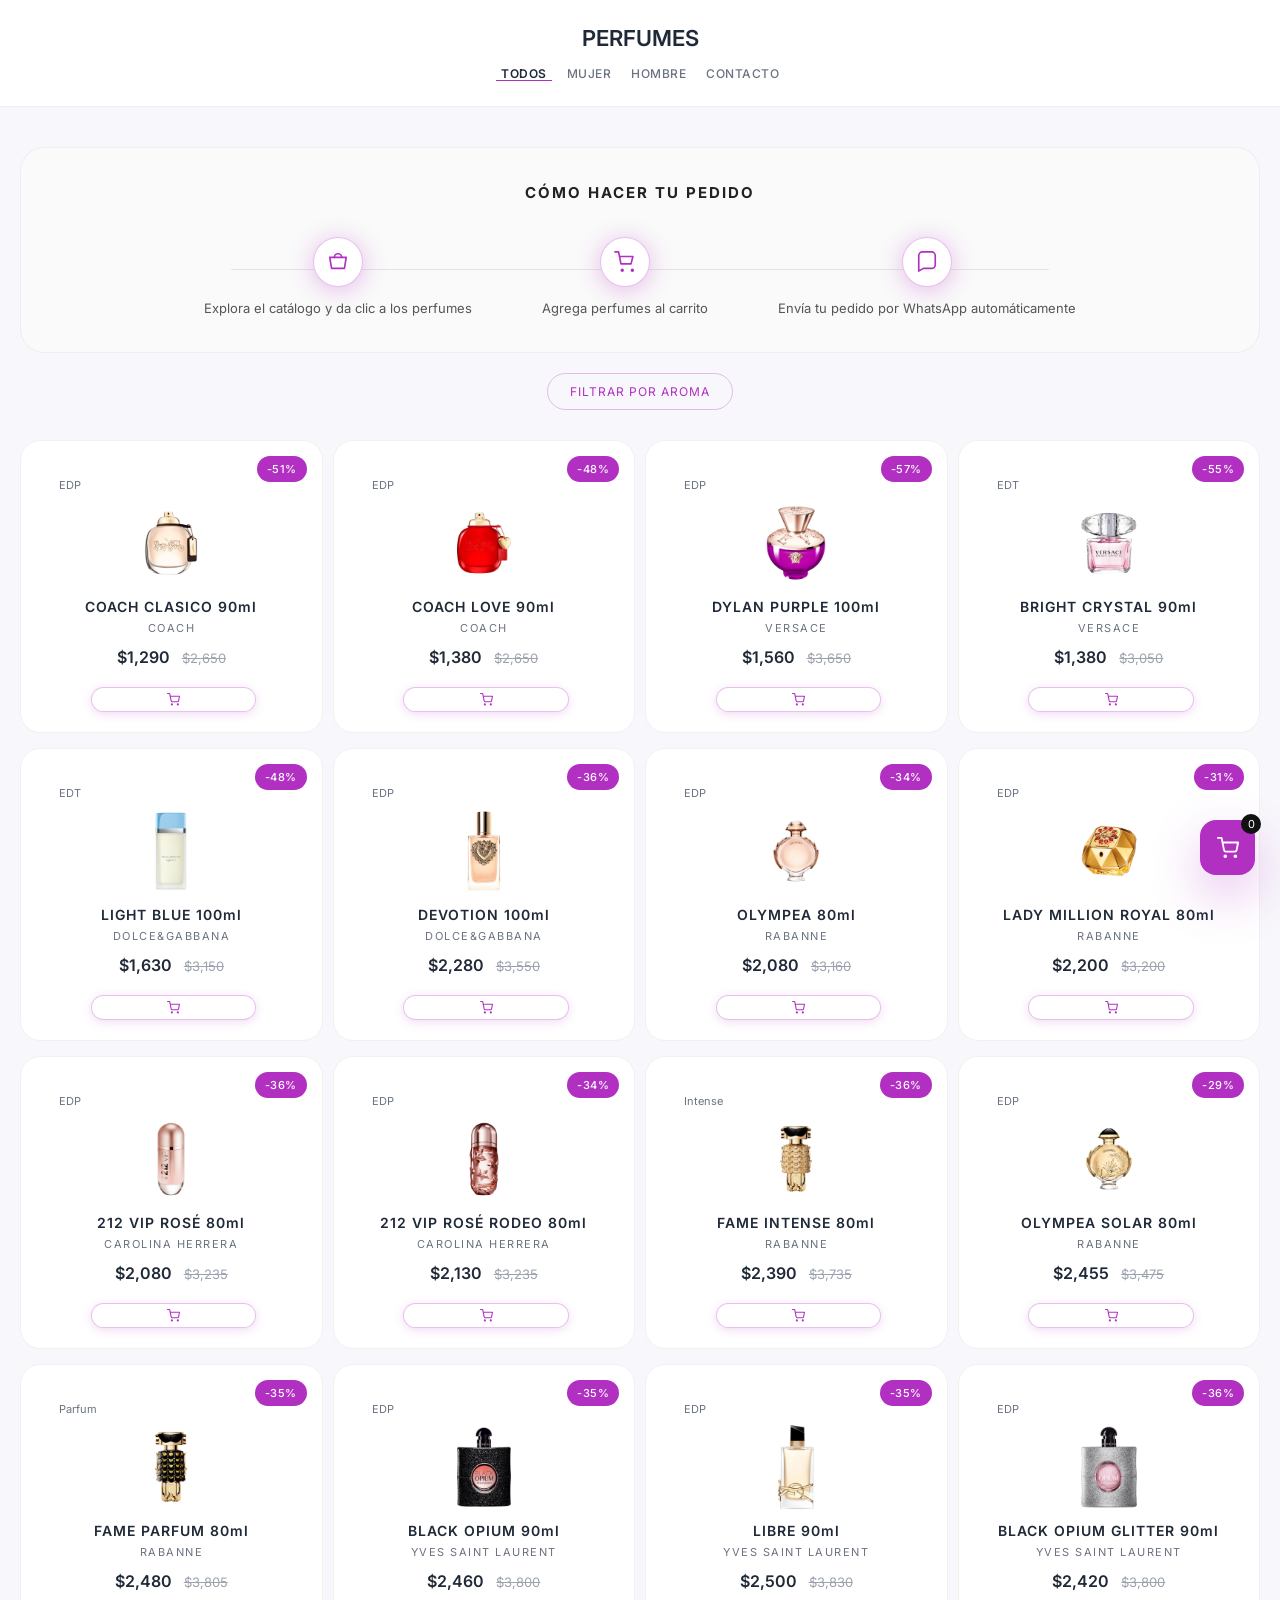
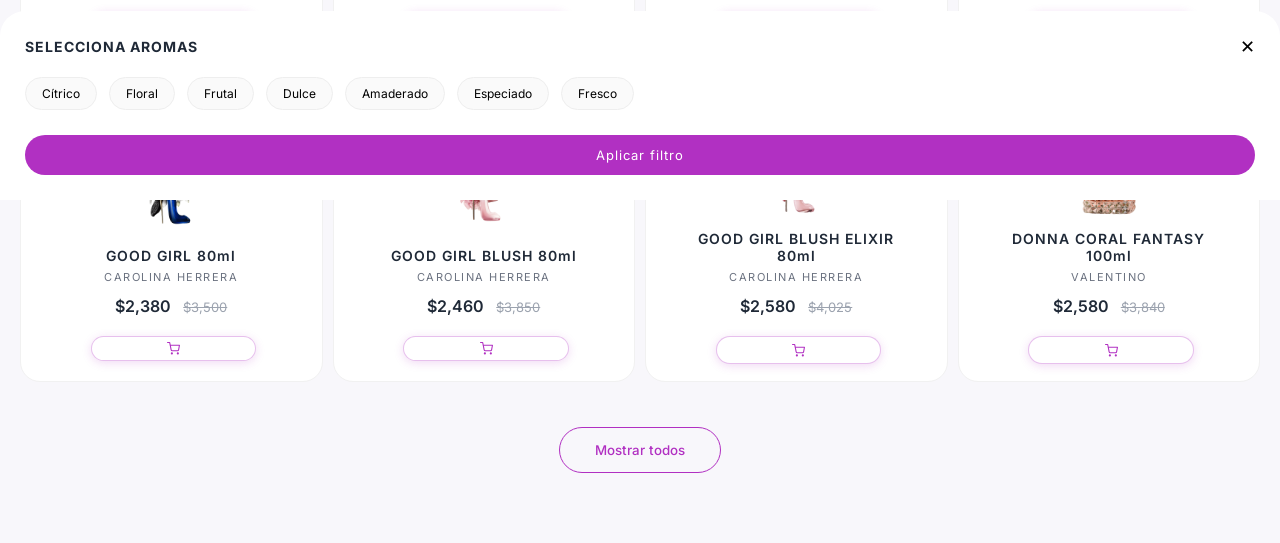
<file: index.html>
<!DOCTYPE html>
<html lang="es">
<head>
    <meta charset="UTF-8">
    <meta name="viewport" content="width=device-width, initial-scale=1.0">
    <title>Auréa</title>

    <link href="https://fonts.googleapis.com/css2?family=Playfair+Display:wght@500;600&family=Inter:wght@300;400;500&display=swap" rel="stylesheet">

    <!-- VERSION  -->
    <script src="js/version.js"></script>
    <script>
        function versioned(path) {
            return path + "?v=" + APP_VERSION;
        }
    </script>

    <!-- CSS VERSIONADOS -->
    <script>
        document.write('<link rel="stylesheet" href="' + versioned('css/base.css') + '">');
        document.write('<link rel="stylesheet" href="' + versioned('css/layout.css') + '">');
        document.write('<link rel="stylesheet" href="' + versioned('css/components.css') + '">');
        document.write('<link rel="stylesheet" href="' + versioned('css/catalogo.css') + '">');
        document.write('<link rel="stylesheet" href="' + versioned('css/detalle.css') + '">');
        document.write('<link rel="stylesheet" href="' + versioned('css/carrito.css') + '">');
        document.write('<link rel="stylesheet" href="' + versioned('css/admin.css') + '">');
    </script>

</head>
<body>

    <!-- NAVBAR -->
    <header class="navbar">
        <div class="logo">
            <a href="index.html" class="logo-link">PERFUMES</a>
        </div>

        <nav class="filters">
            <button class="filter-btn active" data-filter="all">Todos</button>
            <button class="filter-btn" data-filter="mujer">Mujer</button>
            <button class="filter-btn" data-filter="hombre">Hombre</button>
            <a href="como-funciona.html" class="filter-btn">Contacto</a>
        </nav>
    </header>
    
    <!-- CONTENIDO PRINCIPAL -->
    <main class="container">
        
        <div class="mini-info-block">
            <h3>Cómo hacer tu pedido</h3>
            <div class="mini-steps">
                <div class="mini-step">
                    <div class="mini-icon">
                        <svg viewBox="0 0 24 24" fill="none" stroke="currentColor"
                            stroke-width="1.8" stroke-linecap="round" stroke-linejoin="round">
                            <path d="M3 7h18l-2 12H5L3 7z"/>
                            <path d="M16 7a4 4 0 0 0-8 0"/>
                        </svg>
                    </div>
                    <p>Explora el catálogo y da clic a los perfumes</p>
                </div>

                <div class="mini-step">
                    <div class="mini-icon">
                        <svg viewBox="0 0 24 24" fill="none" stroke="currentColor"
                            stroke-width="1.8" stroke-linecap="round" stroke-linejoin="round">
                            <circle cx="9" cy="21" r="1"></circle>
                            <circle cx="20" cy="21" r="1"></circle>
                            <path d="M1 1h4l2.6 13h11l2-8H6"></path>
                        </svg>
                    </div>
                    <p>Agrega perfumes al carrito</p>
                </div>

                <div class="mini-step">
                    <div class="mini-icon">
                        <svg viewBox="0 0 24 24" fill="none" stroke="currentColor"
                            stroke-width="1.8" stroke-linecap="round" stroke-linejoin="round">
                            <path d="M21 15a4 4 0 0 1-4 4H8l-5 3V5a4 4 0 0 1 4-4h10a4 4 0 0 1 4 4z"/>
                        </svg>
                    </div>
                    <p>Envía tu pedido por WhatsApp automáticamente</p>
                </div>
                
            </div>
            <!--
            <div class="trust-social">
                <a href="https://instagram.com/jhon.htz" target="_blank" class="social-link">
                    <svg viewBox="0 0 24 24" fill="none" stroke="currentColor"
                        stroke-width="1.8" stroke-linecap="round" stroke-linejoin="round">
                        <rect x="2" y="2" width="20" height="20" rx="5"/>
                        <circle cx="12" cy="12" r="4"/>
                        <circle cx="18" cy="6" r="1"/>
                    </svg>
                    jhon.htz
                </a>
                
                <a href="https://facebook.com/perfumescam" target="_blank" class="social-link">
                    <svg viewBox="0 0 24 24" fill="none" stroke="currentColor"
                        stroke-width="1.8" stroke-linecap="round" stroke-linejoin="round">
                        <path d="M18 2h-3a5 5 0 0 0-5 5v3H7v4h3v8h4v-8h3l1-4h-4V7a1 1 0 0 1 1-1h3z"/>
                    </svg>
                    perfumescam
                
            </div> </a> -->
        </div>

        <!--
        <button class="filter-btn sort-btn" data-sort="random">Aleatorio</button>
        <button class="filter-btn sort-btn" data-sort="price-desc">Mayor precio</button>
        <button class="filter-btn sort-btn" data-sort="price-asc">Menor precio</button>
        -->

        <div class="aroma-filter-trigger">
            <button id="openAromaFilter" class="aroma-btn">
                Filtrar por aroma
            </button>
        </div>

        <!-- PANEL DESLIZANTE -->
        <div id="aromaOverlay" class="aroma-overlay"></div>

        <div id="aromaPanel" class="aroma-panel">

            <div class="aroma-header">
                <h3>Selecciona aromas</h3>
                <button id="closeAromaFilter">✕</button>
            </div>

            <div class="aroma-options">
                <button class="aroma-chip" data-aroma="citricos">Cítrico</button>
                <button class="aroma-chip" data-aroma="florales">Floral</button>
                <button class="aroma-chip" data-aroma="frutales">Frutal</button>
                <button class="aroma-chip" data-aroma="dulces">Dulce</button>
                <button class="aroma-chip" data-aroma="maderas">Amaderado</button>
                <button class="aroma-chip" data-aroma="especias">Especiado</button>
                <button class="aroma-chip" data-aroma="natural_sintetico">Fresco</button>
            </div>

            <button id="applyAromaFilter" class="apply-aroma-btn">
                Aplicar filtro
            </button>

        </div>

        <section class="perfume-grid" id="perfumeGrid">
             
            <!-- Card ejemplo (luego se generarán dinámicamente) -->
            <a href="perfume.html?id=1" class="perfume-card" data-genero="mujer">
                
                

                <div class="perfume-info">
                    <h3 class="perfume-name"></h3>

                    <div class="price-container">
                        <span class="final-price"></span>
                        <span class="original-price"></span>
                    </div>
                </div>
            </a>
        </section>

    </main>

    <button id="adminToggle" class="admin-toggle">+</button>

    <div id="adminModal" class="admin-modal">
        <div class="admin-modal-content">
            <span class="close-admin">&times;</span>
            <h4>AGREGAR PERFUME</h4>

            <form id="adminForm">

            <!-- ===== BLOQUE CAMPOS PRINCIPALES ===== -->
            <div class="admin-top-grid">

                <input type="text" id="adminMarca" placeholder="Marca" required>

                <input type="text" id="adminNombre" placeholder="Nombre del perfume" required>

                <select id="adminSubtitulo">
                    <option value="">Sin subtítulo</option>
                    <option value="EDT">Eau de Toilette</option>
                    <option value="EDP">Eau de Parfum</option>
                    <option value="Parfum">Parfum</option>
                    <option value="Intense">Intense</option>
                </select>

                <div class="admin-image-field">
                    <label>Imagen del perfume</label>

                    <button type="button" id="openImageSelector" class="image-select-btn">
                        Seleccionar imagen
                    </button>

                    <div id="selectedImagePreview" class="selected-image-preview"></div>

                    <input type="hidden" id="adminImagen" required>
                </div>

                <div id="imageSelectorModal" class="image-selector-modal">
                    <div class="image-selector-content">
                        <span class="close-image-selector">&times;</span>
                        <h4>Seleccionar Imagen</h4>
                        <div id="adminImageGrid" class="admin-image-grid"></div>
                    </div>
                </div>



                <select id="adminGenero" required>
                    <option value="mujer">Mujer</option>
                    <option value="hombre">Hombre</option>
                    <option value="unisex">Unisex</option>
                </select>
                <select id="adminDisponible">
                    <option value="true">Disponible</option>
                    <option value="false">No disponible</option>
                </select>

                <input type="number" id="adminPrecioOriginal" placeholder="Precio original" required>

                <input type="number" id="adminPrecioFinal" placeholder="Precio descuento" required>

                <input type="text" id="adminDescuento" placeholder="% descuento" readonly>

            </div>


            <!-- ===== BLOQUE NOTAS ===== -->
            <div class="admin-notas-block">

                <div class="notas-admin-section">
                    <h3>Notas de Salida</h3>
                    <div class="tag-container" data-tipo="salida"></div>
                    <input type="text" class="tag-input" data-tipo="salida" placeholder="Buscar nota...">
                    <div class="tag-dropdown" data-tipo="salida"></div>
                </div>

                <div class="notas-admin-section">
                    <h3>Notas de Corazón</h3>
                    <div class="tag-container" data-tipo="corazon"></div>
                    <input type="text" class="tag-input" data-tipo="corazon" placeholder="Buscar nota...">
                    <div class="tag-dropdown" data-tipo="corazon"></div>
                </div>

                <div class="notas-admin-section">
                    <h3>Notas de Fondo</h3>
                    <div class="tag-container" data-tipo="fondo"></div>
                    <input type="text" class="tag-input" data-tipo="fondo" placeholder="Buscar nota...">
                    <div class="tag-dropdown" data-tipo="fondo"></div>
                </div>

            </div>


            <!-- ===== BLOQUE USO ===== -->
            <div class="uso-admin-section">
                <h4>Cuándo usarlo</h4>
                <div class="uso-admin-grid" id="usoAdminGrid"></div>
            </div>

            <div class="botones-guardar"> 
                <button type="button" id="exportPerfumesBtn" class="export-btn">
                    descargar lista perfumes
                </button>

                <button type="submit">Guardar</button>
            </div>
            


        </form>

        </div>
    </div>

    <button id="scrollTopBtn" class="scroll-top">
        <svg viewBox="0 0 24 24" fill="none" stroke="currentColor"
            stroke-width="2" stroke-linecap="round" stroke-linejoin="round">
            <polyline points="18 15 12 9 6 15"></polyline>
        </svg>
    </button>

    <div id="welcomeTooltip" class="welcome-tooltip-mini">
        <div class="tooltip-bubble">
            👋 Toca el perfume para ver detalles
            <button id="closeTooltip">X</button>
        </div>
    </div>

   <!-- JS VERSIONADOS -->
    <script>
        document.write('<script src="' + versioned('data/iconsUso.js') + '"><\/script>');
        document.write('<script src="' + versioned('data/notas.js') + '"><\/script>');
        document.write('<script src="' + versioned('data/imagenes.js') + '"><\/script>');
        document.write('<script src="' + versioned('data/perfumes.js') + '"><\/script>');
        document.write('<script src="' + versioned('js/core.js') + '"><\/script>');
        document.write('<script src="' + versioned('js/catalogo.js') + '"><\/script>');
        document.write('<script src="' + versioned('js/admin.js') + '"><\/script>');
        document.write('<script src="' + versioned('js/cart.js') + '"><\/script>');
        document.write('<script src="' + versioned('script.js') + '"><\/script>');
    </script>

    <!-- CARRITO FLOTANTE -->

    <a href="carrito.html" class="cart-floating">
        <svg viewBox="0 0 24 24" fill="none" stroke="currentColor"
            stroke-width="2" stroke-linecap="round" stroke-linejoin="round">
            <circle cx="9" cy="21" r="1"></circle>
            <circle cx="20" cy="21" r="1"></circle>
            <path d="M1 1h4l2.68 13.39a2 2 0 0 0 
                    2 1.61h9.72a2 2 0 0 0 
                    2-1.61L23 6H6"></path>
        </svg>
        <span id="cartCount" class="cart-count">0</span>
    </a>

</body>
</html>
</file>
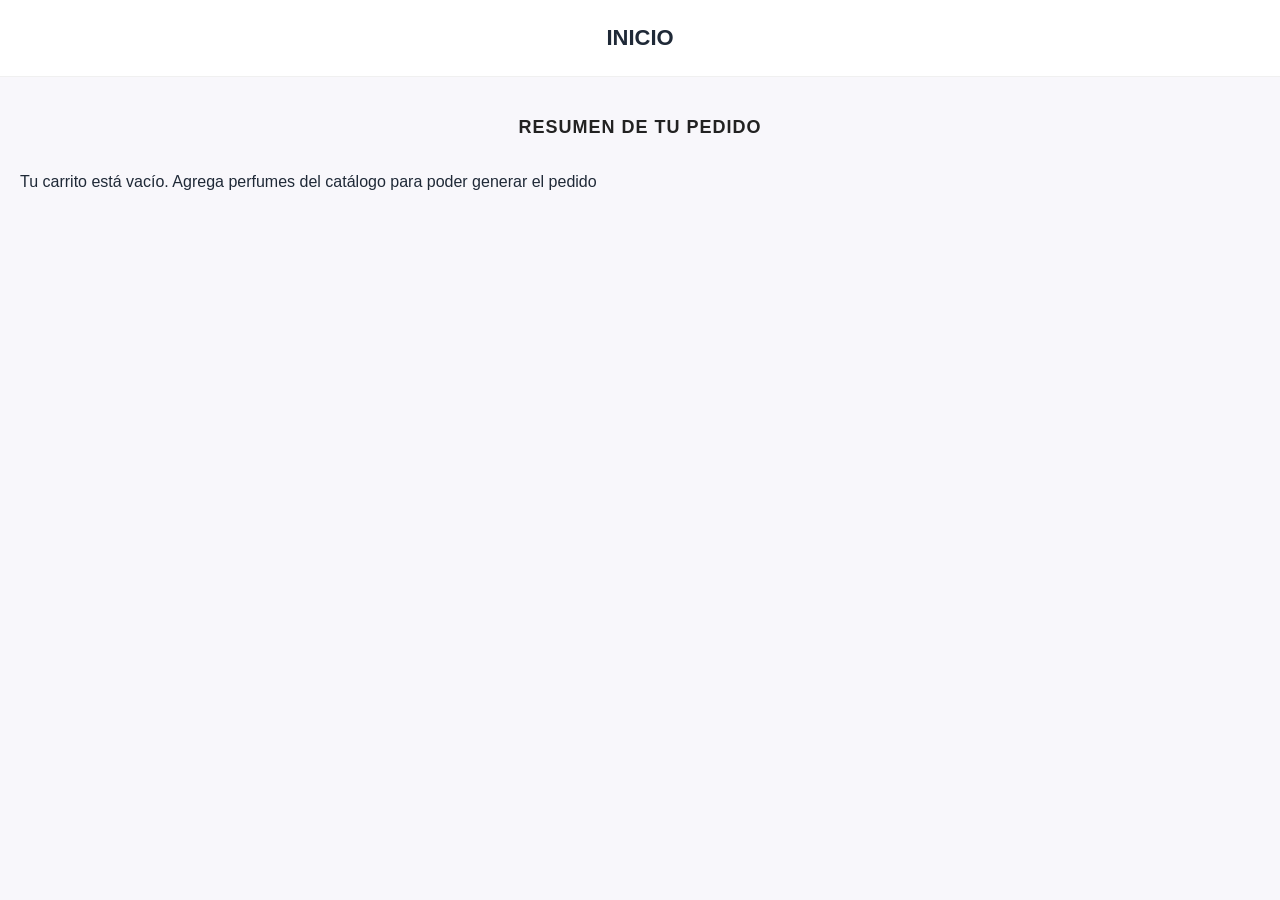
<file: carrito.html>
<!DOCTYPE html>
<html lang="es">
<head>
    <meta charset="UTF-8">
    <title>Carrito | Auréa</title>
    <meta name="viewport" content="width=device-width, initial-scale=1.0">

    <script src="js/version.js"></script>
    <script>
        function versioned(path) {
            return path + "?v=" + APP_VERSION;
        }
    </script>

    <script>
        document.write('<link rel="stylesheet" href="' + versioned('css/base.css') + '">');
        document.write('<link rel="stylesheet" href="' + versioned('css/layout.css') + '">');
        document.write('<link rel="stylesheet" href="' + versioned('css/components.css') + '">');
        document.write('<link rel="stylesheet" href="' + versioned('css/catalogo.css') + '">');
        document.write('<link rel="stylesheet" href="' + versioned('css/detalle.css') + '">');
        document.write('<link rel="stylesheet" href="' + versioned('css/carrito.css') + '">');
        document.write('<link rel="stylesheet" href="' + versioned('css/admin.css') + '">');
    </script>

</head>
<body>

<header class="navbar">
    <div class="logo">
        <h1 onclick="window.location.href='index.html'">INICIO</h1>
    </div>
</header>

<main class="container">

    <h2 class="cart-title">Resumen de tu pedido</h2>

    <div id="cartContainer"></div>

</main>


<script src="data/iconsUso.js"></script>
<script src="data/notas.js"></script>
<script src="data/imagenes.js"></script>
<script>
    document.write(
        '<script src="data/perfumes.js?v=' + Date.now() + '"><\/script>'
    );
</script>

<script>
    document.write('<script src="' + versioned('data/iconsUso.js') + '"><\/script>');
    document.write('<script src="' + versioned('data/notas.js') + '"><\/script>');
    document.write('<script src="' + versioned('data/imagenes.js') + '"><\/script>');
    document.write('<script src="' + versioned('data/perfumes.js') + '"><\/script>');
    document.write('<script src="' + versioned('js/core.js') + '"><\/script>');
    document.write('<script src="' + versioned('js/catalogo.js') + '"><\/script>');
    document.write('<script src="' + versioned('js/detalle.js') + '"><\/script>');
    document.write('<script src="' + versioned('js/admin.js') + '"><\/script>');
    document.write('<script src="' + versioned('js/cart.js') + '"><\/script>');
    document.write('<script src="' + versioned('script.js') + '"><\/script>');
</script>

</body>
</html>
</file>
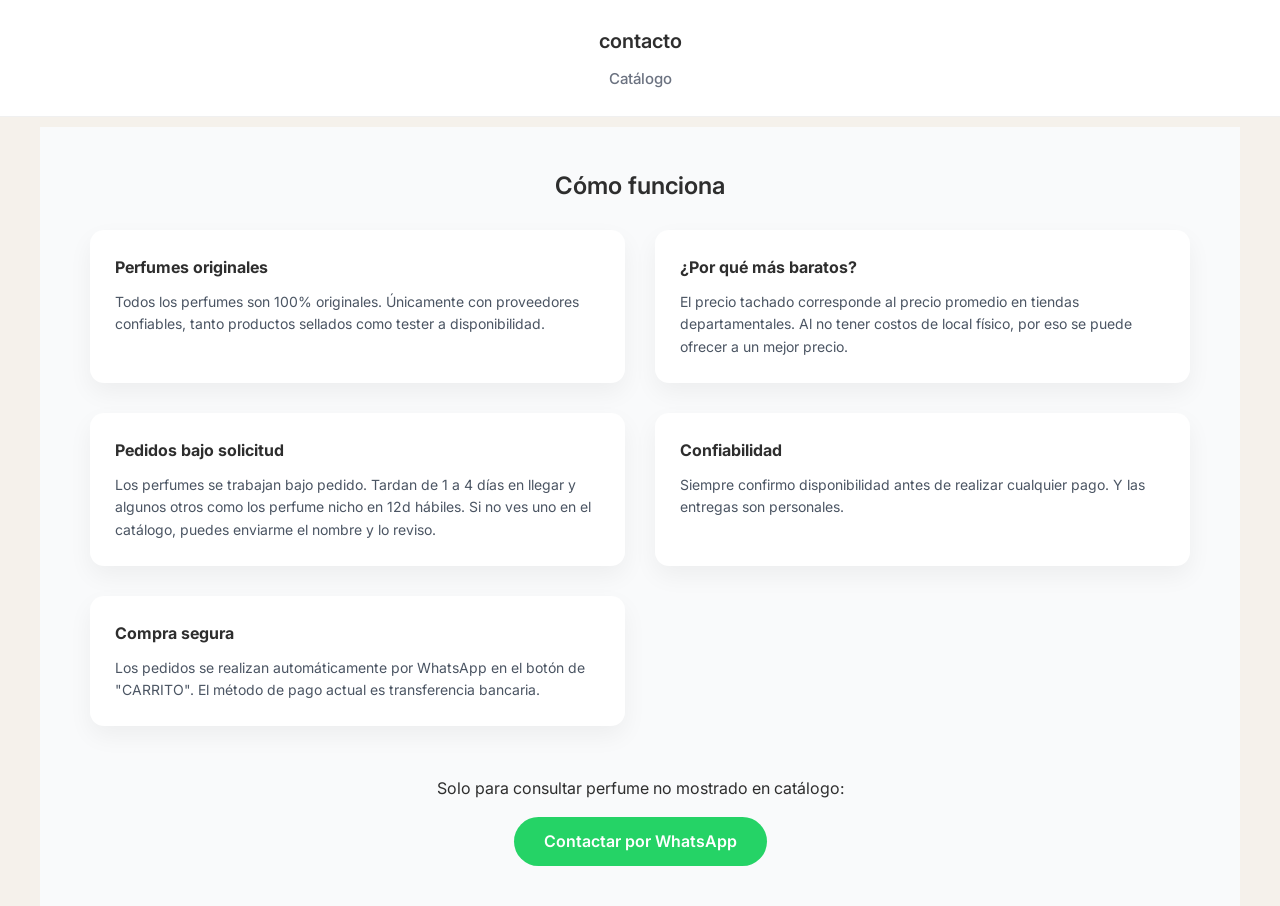
<file: como-funciona.html>
<!DOCTYPE html>
<html lang="es">
<head>
    <meta charset="UTF-8">
    <title>Cómo funciona | Auréa</title>
    <meta name="viewport" content="width=device-width, initial-scale=1.0">

    <link href="https://fonts.googleapis.com/css2?family=Playfair+Display:wght@500;600&family=Inter:wght@300;400;500&display=swap" rel="stylesheet">
    <link rel="stylesheet" href="style.css">
</head>
<body>

<header class="navbar">
    <div class="logo">
        <a href="index.html" class="logo-link">contacto</a>
    </div>

    <nav class="filters">
    <a href="index.html" class="filter-btn">Catálogo</a>
</nav>

</header>

<main class="container">
    <section class="info-section" id="como-funciona">

    <div class="info-container">

        <h2>Cómo funciona</h2>

        <div class="info-grid">

            <div class="info-card">
                <h3>Perfumes originales</h3>
                <p>
                    Todos los perfumes son 100% originales. Únicamente con 
                    proveedores confiables, tanto productos sellados como tester a disponibilidad.
                </p>
            </div>

            <div class="info-card">
                <h3>¿Por qué más baratos?</h3>
                <p>
                    El precio tachado corresponde al precio promedio en tiendas 
                    departamentales. Al no tener costos de local físico, por eso se puede ofrecer a un mejor precio.
                </p>
            </div>

            <div class="info-card">
                <h3>Pedidos bajo solicitud</h3>
                <p>
                    Los perfumes se trabajan bajo pedido. Tardan de 1 a 4 días en llegar y algunos otros como los perfume nicho en 12d hábiles.  
                    Si no ves uno en el catálogo, puedes enviarme el nombre y lo reviso.
                </p>
            </div>

            <div class="info-card">
                <h3>Confiabilidad</h3>
                <p>
                    Siempre confirmo disponibilidad antes de realizar cualquier pago. Y las entregas son personales.
                </p>
            </div>

            <div class="info-card">
                <h3>Compra segura</h3>
                <p>
                    Los pedidos se realizan automáticamente por WhatsApp en el botón de "CARRITO". El método de pago actual es
                    transferencia bancaria.
                </p>
            </div>

        </div>

        <div class="info-cta">
            <p>Solo para consultar perfume no mostrado en catálogo:</p>
            <a href="https://wa.me/529811855240?text=Hola,%20vi%20tu%20catálogo%20de%20perfumes%20y%20quiero%20más%20información"
                target="_blank">
                Contactar por WhatsApp
            </a>
        </div>

    </div>

    </section>
</main>

</body>
</html>
</file>
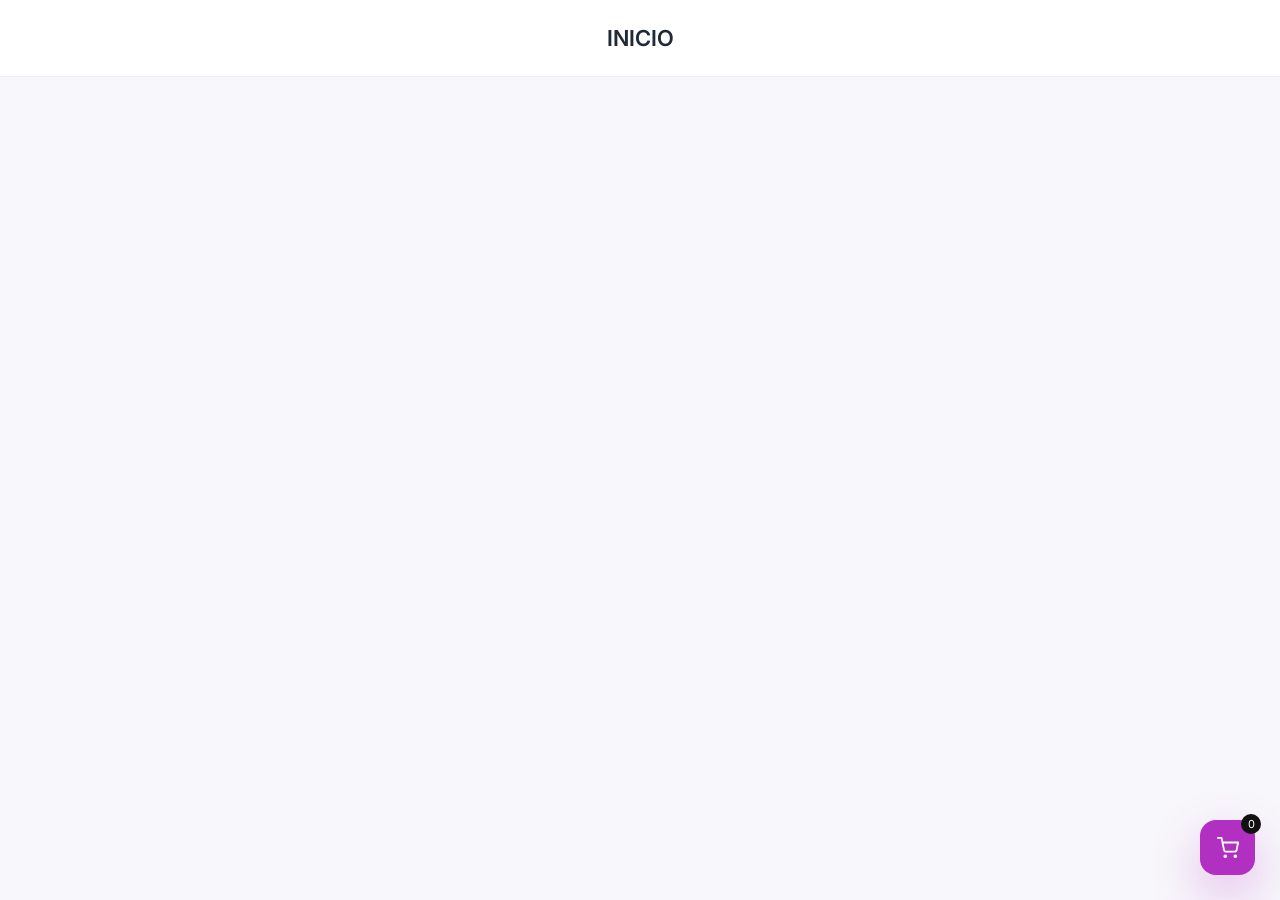
<file: perfume.html>
<!DOCTYPE html>
<html lang="es">
<head>
    <meta charset="UTF-8">
    <meta name="viewport" content="width=device-width, initial-scale=1.0">
    <title>Detalle del Perfume</title>

    <link href="https://fonts.googleapis.com/css2?family=Playfair+Display:wght@500;600&family=Inter:wght@300;400;500&display=swap" rel="stylesheet">
   
    <script src="js/version.js"></script>
    <script>
        function versioned(path) {
            return path + "?v=" + APP_VERSION;
        }
    </script>

    <script>
        document.write('<link rel="stylesheet" href="' + versioned('css/base.css') + '">');
        document.write('<link rel="stylesheet" href="' + versioned('css/layout.css') + '">');
        document.write('<link rel="stylesheet" href="' + versioned('css/components.css') + '">');
        document.write('<link rel="stylesheet" href="' + versioned('css/catalogo.css') + '">');
        document.write('<link rel="stylesheet" href="' + versioned('css/detalle.css') + '">');
        document.write('<link rel="stylesheet" href="' + versioned('css/carrito.css') + '">');
        document.write('<link rel="stylesheet" href="' + versioned('css/admin.css') + '">');
    </script>

    <meta http-equiv="Cache-Control" content="no-cache, no-store, must-revalidate">
    <meta http-equiv="Pragma" content="no-cache">
    <meta http-equiv="Expires" content="0">
</head>

<body>

    <!-- NAVBAR SIMPLE -->
    <header class="navbar">
        <div class="logo">
            <a href="index.html" class="logo-link">INICIO</a>
        </div>
    </header>

    <main class="container">
        <section class="perfume-detail" id="perfumeDetail">
            <!-- Se renderiza dinámicamente -->
        </section>
        
    </main>
    <button id="scrollTopBtn" class="scroll-top">
        <svg viewBox="0 0 24 24" fill="none" stroke="currentColor"
            stroke-width="2" stroke-linecap="round" stroke-linejoin="round">
            <polyline points="18 15 12 9 6 15"></polyline>
        </svg>
    </button>

    <a href="carrito.html" class="cart-floating">
        <svg viewBox="0 0 24 24" fill="none" stroke="currentColor"
            stroke-width="2" stroke-linecap="round" stroke-linejoin="round">
            <circle cx="9" cy="21" r="1"></circle>
            <circle cx="20" cy="21" r="1"></circle>
            <path d="M1 1h4l2.68 13.39a2 2 0 0 0 
                    2 1.61h9.72a2 2 0 0 0 
                    2-1.61L23 6H6"></path>
        </svg>
        <span id="cartCount" class="cart-count">0</span>
    </a>


    <script>
        document.write('<script src="' + versioned('data/iconsUso.js') + '"><\/script>');
        document.write('<script src="' + versioned('data/notas.js') + '"><\/script>');
        document.write('<script src="' + versioned('data/imagenes.js') + '"><\/script>');
        document.write('<script src="' + versioned('data/perfumes.js') + '"><\/script>');
        document.write('<script src="' + versioned('js/core.js') + '"><\/script>');
        document.write('<script src="' + versioned('js/catalogo.js') + '"><\/script>');
        document.write('<script src="' + versioned('js/detalle.js') + '"><\/script>');
        document.write('<script src="' + versioned('js/admin.js') + '"><\/script>');
        document.write('<script src="' + versioned('js/cart.js') + '"><\/script>');
        document.write('<script src="' + versioned('script.js') + '"><\/script>');
    </script>

</body>
</html>
</file>
<file: style.css>
/* ===== RESET BÁSICO ===== */
* {
    margin: 0;
    padding: 0;
    box-sizing: border-box;
}

body {
    font-family: 'Inter', sans-serif;
    background-color: #F5F1EB;
    color: #2E2E2E;
    line-height: 1.6;
}

/* ===== NAVBAR ===== */
.navbar {
    background: white;
    padding: 25px 0;
    text-align: center;
    border-bottom: 1px solid #f0f0f0;
    position: sticky;
    top: 0;
    z-index: 1000;
}


.logo h1 {
    font-family: 'Inter', sans-serif;
    font-weight: 600;
    font-size: 28px;
    letter-spacing: 1px;
    margin-bottom: 15px;
}
.nav-link-special {
    padding: 8px 16px;
    border-radius: 20px;
    background: #F3E8FF;
    color: #6D28D9;
    font-weight: 500;
    transition: 0.3s ease;
}

.nav-link-special:hover {
    background: #8B5CF6;
    color: white;
}

#mostrarMasBtn {
    display: block;
    margin: 40px auto;
    padding: 12px 30px;
    border-radius: 30px;
    background: #111827;
    color: white;
    border: none;
    cursor: pointer;
    transition: 0.3s ease;
}

#mostrarMasBtn:hover {
    background: #374151;
}

#scrollTopBtn {
    position: fixed;
    bottom: 30px;
    left: 30px;
    width: 52px;
    height: 52px;
    border-radius: 50%;
    color: white;
    border: none;
    display: flex;
    align-items: center;
    justify-content: center;
    cursor: pointer;
    visibility: hidden;
    transform: translateY(20px);
    transition: all 0.4s ease;
    
    background: #b130c2c5;
    opacity: 0;
    box-shadow: 0 5px 25px #b130c2c5;
    z-index: 999;
}

#scrollTopBtn.show {
    opacity: 1;
    visibility: visible;
    transform: translateY(0);
}

#scrollTopBtn:hover {
    transform: scale(1.08);
    box-shadow: 0 15px 35px rgba(198,167,94,0.45);
}
.logo-link {
    text-decoration: none;
    color: inherit;
    font-family: 'Inter',sans-serif;
    font-weight: 600;
    font-size: 20px;
}

.logo-link:hover {
    opacity: 0.8;
}
/* ===== TOOLTIP MINI SOBRE CARD ===== */

.welcome-tooltip-mini {
    position: absolute;
    z-index: 2200;
    opacity: 0;
    pointer-events: none;
    transition: 0.3s ease;
}

.welcome-tooltip-mini.show {
    opacity: 1;
    pointer-events: auto;
}

.tooltip-bubble {
    background: white;
    padding: 10px 14px;
    border-radius: 12px;
    font-size: 12px;
    color: #374151;
    box-shadow: 0 15px 40px rgba(0,0,0,0.15);
    position: relative;
    max-width: 220px;
}

/* Flecha */
.tooltip-bubble::after {
    content: "";
    position: absolute;
    bottom: -8px;
    left: 20px;
    width: 14px;
    height: 14px;
    background: white;
    transform: rotate(45deg);
    box-shadow: 3px 3px 10px rgba(0,0,0,0.05);
}

.tooltip-bubble button {
    position: absolute;
    top: 4px;
    right: 6px;
    background: none;
    border: none;
    font-size: 14px;
    cursor: pointer;
    color: #6B7280;
}

.welcome-tooltip {
    position: fixed;
    inset: 0;
    background: rgba(0,0,0,0.35);
    display: flex;
    align-items: center;
    justify-content: center;
    z-index: 2000;
    opacity: 0;
    visibility: hidden;
    transition: 0.3s ease;
}

.welcome-tooltip.show {
    opacity: 1;
    visibility: visible;
}

.tooltip-content {
    background: white;
    padding: 30px;
    border-radius: 16px;
    max-width: 400px;
    text-align: center;
    box-shadow: 0 20px 50px rgba(0,0,0,0.2);
}

.tooltip-content p {
    font-size: 14px;
    color: #374151;
    margin-bottom: 20px;
}

.tooltip-content button {
    padding: 10px 25px;
    border-radius: 25px;
    background: #b130c2c5;
    color: white;
    border: none;
    cursor: pointer;
    transition: 0.3s ease;
}

.tooltip-content button:hover {
    transform: scale(1.05);
}
/* ===== RESALTAR PRIMER PERFUME ===== */

.perfume-card.highlight {
    position: relative;
    z-index: 2100;
    transform: scale(1.03);
    box-shadow: 0 20px 50px rgba(168, 94, 198, 0.45);
    transition: 0.8s ease;
    animation: pulseHighlight 2.2s infinite;
}

@keyframes pulseHighlight {
    0% { box-shadow: 0 0 0 0 rgba(160, 94, 198, 0.5); }
    70% { box-shadow: 0 0 0 11px rgba(177, 94, 198, 0.205); }
    100% { box-shadow: 0 0 0 0 rgba(189, 94, 198, 0.178); }
}


/* ===== FILTROS REFINADOS ===== */

.filters {
    display: flex;
    justify-content: center;
    gap: 30px;
    margin-top: 10px;
}

.filter-btn {
    text-decoration: none;
    background: none;
    border: none;
    font-size: 15px;
    font-weight: 500;
    color: #6B7280;
    cursor: pointer;
    position: relative;
    transition: all 0.3s ease;
}

.filter-btn::after {
    content: "";
    position: absolute;
    width: 0%;
    height: 2px;
    left: 0;
    bottom: -6px;
    background-color: #b130c2;
    transition: width 0.3s ease;
}

.filter-btn:hover::after,
.filter-btn.active::after {
    width: 100%;
}

.filter-btn.active {
    color: #1F2937;
}


/* ===== CONTENEDOR PRINCIPAL ===== */
.container {
    max-width: 1400px;
    padding: 0 40px;
}

/* ===== GRID ===== */
.perfume-grid {
    display: grid;
    grid-template-columns: repeat(4, 1fr);
    gap: 40px;
}

/* ===== CARD ===== */
.perfume-card {
    background: #ffffff;
    border: 1px solid #ececec;
    border-radius: 18px;
    text-decoration: none;
    color: inherit;
    padding: 28px;
    transition: all 0.35s ease;
    display: flex;
    flex-direction: column;
    justify-content: space-between;
    position: relative;
}

.perfume-card:hover {
    transform: translateY(-6px);
    box-shadow: 0 20px 30px #943fda4d;
}

.view-more {
    margin-top: 10px;
    font-size: 12px;
    color: #6B7280;
    font-weight: 500;
    letter-spacing: 0.5px;
    transition: 0.3s ease;
}

.perfume-card:hover .view-more {
    color: #C6A75E;
    transform: translateX(4px);
}

/* ===== ETIQUETA DESCUENTO ===== */

.discount-badge {
    position: absolute;
    top: 25px;
    right: 15px;
    background-color: #b130c2b7;
    color: white;
    font-size: 12px;
    font-weight: 500;
    padding: 4px 7px;
    border-radius: 20px;
    letter-spacing: 0.5px;
}

/* ===== IMAGEN ===== */
.image-container {
    display: flex;
    justify-content: center;
    align-items: center;
    margin-bottom: 0px;
    height: 200px;
}

.image-container img {
    max-height: 100%;
    max-width: 100%;
    object-fit: contain;
}

/* ===== INFO ===== */
.perfume-info {
    text-align: center;
}

.perfume-name {
    font-family: 'Inter',sans-serif;
    font-size: 12px;
    margin-bottom: 0px;
    letter-spacing: 1.2px;
}

/* ===== PRECIOS ===== */
.price-container {
    display: flex;
    justify-content: space-between;
    align-items: center;
    font-size: 15px;
}

.final-price {
    font-weight: 600;
    color: #2E2E2E;
}

.original-price {
    text-decoration: line-through;
    color: #999;
    font-size: 14px;
}
.no-disponible-badge {
    position: absolute;
    top: 12px;
    left: 12px;
    background: #DC2626;
    color: white;
    font-size: 11px;
    padding: 6px 10px;
    border-radius: 20px;
    font-weight: 600;
    letter-spacing: 1px;
}

.perfume-card.no-stock {
    opacity: 0.6;
}
.detail-no-stock {
    background: #FEF2F2;
    color: #B91C1C;
    padding: 10px;
    border-radius: 8px;
    margin-bottom: 15px;
    font-size: 14px;
}


/* ===== RESPONSIVE ===== */

/* Tablet */
@media (max-width: 1024px) {
    .perfume-grid {
        grid-template-columns: repeat(2, 1fr);
    }
}

/* Celular */
@media (max-width: 600px) {
    .container {
        padding: 0 10px;
    }

    .perfume-grid {
        grid-template-columns: repeat(2, 1fr);
        gap: 10px;
    }

    .image-container {
        height: 160px;
    }
}

/* ===== DETALLE PERFUME ===== */

/* ===== NUEVO LAYOUT DETALLE ===== */

.detail-layout {
    display: grid;
    grid-template-columns: 1fr 1.2fr;
    gap: 10px;
    align-items: start;

}

/* Columna izquierda */
.detail-left {
    display: flex;
    flex-direction: column;
    align-items: center;
}

/* Imagen */
.detail-image img {
    max-width: 100%;
    max-height: 420px;
    object-fit: contain;
}

/* Nombre y precio debajo */
.detail-basic {
    text-align: center;
    margin-top: 30px;
}
.detail-main-line {
    display: flex;
    align-items: center;
    gap: 12px;
    justify-content: center;
    flex-direction: column;
}

.detail-sub {
    font-size: 13px;
    padding: 4px 8px;
    border-radius: 8px;
    background: #EDE9FE;
    color: #6c28d9;
    font-weight: 500;
}

.detail-brand {
    font-size: 14px;
    color: #6B7280;
    margin-top: 6px;
    letter-spacing: 1.1px;
}

.detail-basic h2 {
    font-family: 'Inter', sans-serif;
    font-size: 18px;
    margin-bottom: 3px;
    letter-spacing: 1.1px;
}

.detail-prices {
    display: flex;
    justify-content: center;
    gap: 15px;
}

/* Columna derecha */
.detail-right {
    display: flex;
    flex-direction: column;
}

@media (max-width: 1024px) {
    .detail-layout {
        grid-template-columns: 1fr;
        gap: 10px;
    }

    .detail-left {
        align-items: center;
    }
}

.detail-image {
    display: flex;
    justify-content: center;
}

.detail-image img {
    max-width: 100%;
    max-height: 450px;
    object-fit: contain;
}

.detail-info h2 {
    font-family: 'Inter', sans-serif;
    font-size: 28px;
    margin-bottom: 20px;
}

.detail-prices {
    display: flex;
    align-items: center;
    gap: 10px;
    margin-bottom: 0px;
}

.detail-final {
    font-size: 24px;
    font-weight: 600;
}

.detail-original {
    text-decoration: line-through;
    color: #999;
    font-weight: 600;
    margin-top: 10px;
}

.detail-discount {
    color: #C6A75E;
    font-weight: 500;
    margin-top: 10px;
    margin-bottom: 0px;
}

.detail-section {
    margin-top: 0px;
}

.detail-section h4 {
    display: flex;
    align-items: center;
    justify-content: center;
    text-align: center;
    gap: 5px;

    font-family: 'Inter', sans-serif;
    font-weight: 600;
    font-size: 14px;
    letter-spacing: 2px;
    text-transform: uppercase;
    color: #2E2E2E;

    margin: 25px 0 10px 0;
}

/* Base líneas */
.detail-section h4::before,
.detail-section h4::after {
    content: "";
    flex: 0 0 120px;
    height: 5px;
    position: relative;
}

/* LADO IZQUIERDO */
.detail-section h4::before {
    background: linear-gradient(
        to left,
        #C6A75E,
        rgba(198, 167, 94, 0)
    );

    clip-path: polygon(
        0% 50%,   /* punta */
        100% 0%,
        100% 0%,
        100% 100%,
        10% 100%
    );
}

/* LADO DERECHO */
.detail-section h4::after {
    background: linear-gradient(
        to right,
        #C6A75E,
        rgba(198, 167, 94, 0)
    );

    clip-path: polygon(
        100% 50%,  /* punta */
        0% 0%,
        0% 0%,
        0% 100%,
        90% 100%
    );

}



/* RESPONSIVE DETALLE */

@media (max-width: 1024px) {
    .detail-grid {
        grid-template-columns: 1fr;
        gap: 40px;
    }

    .detail-image img {
        max-height: 300px;
    }
}

/* ===== ADMIN ===== */

.admin-form-container {
    max-width: 600px;
    margin: auto;
    background: #FFFFFF;
    padding: 40px;
    border-radius: 14px;
    border: 1px solid #E8E2D9;
}

.admin-form {
    display: flex;
    flex-direction: column;
    gap: 20px;
}

.form-group {
    display: flex;
    flex-direction: column;
    gap: 8px;
}

.form-group label {
    font-size: 14px;
    color: #555;
}

.form-group input,
.form-group select {
    padding: 10px;
    border-radius: 8px;
    border: 1px solid #DDD;
    font-family: 'Inter', sans-serif;
}

.admin-btn {
    margin-top: 10px;
    padding: 12px;
    background-color: #C6A75E;
    border: none;
    border-radius: 8px;
    color: white;
    font-weight: 500;
    cursor: pointer;
    transition: 0.3s ease;
}

.admin-btn:hover {
    opacity: 0.85;
}

.admin-card-controls {
    position: absolute;
    top: 8px;
    right: 8px;
    display: flex;
    gap: 6px;
}

.admin-card-controls button {
    background: rgba(0,0,0,0.6);
    color: white;
    border: none;
    border-radius: 6px;
    padding: 4px 6px;
    cursor: pointer;
    font-size: 12px;
    transition: 0.2s ease;
}

.admin-card-controls button:hover {
    background: #8B5CF6;
}

/* ================ DESCARGAR LISTA PERFUMES EN ADMINNNNNN ================*/
.export-btn {
    align-self: center;
    padding: 10px 26px;
    border-radius: 30px;
    background: #1F2937;
    color: white;
    border: none;
    cursor: pointer;
    font-size: 13px;
    transition: 0.3s ease;
}

.export-btn:hover {
    background: #374151;
}
.botones-guardar {
    display: flex;
    justify-content: space-between;
}

/*==============  IMAGENES EN EL SELECTOR DE AGREGAR PERFUME  =============*/


.admin-image-item {
    border: 2px solid transparent;
    border-radius: 12px;
    overflow: hidden;
    cursor: pointer;
    transition: 0.2s ease;
}

.admin-image-item img {
    width: 100%;
    height: 90px;
    object-fit: contain;
    background: #F9FAFB;
    padding: 0px 3px 0 3px;
}

.admin-image-item:hover {
    transform: scale(1.05);
}

.admin-image-item.selected {
    border: 2px solid #8B5CF6;
}
.admin-image-field {
    grid-column: span 3;
    display: flex;
    flex-direction: column;
    gap: 10px;
}

.image-select-btn {
    padding: 10px 20px;
    border-radius: 8px;
    border: 1px solid #C084FC;
    background: white;
    cursor: pointer;
    transition: 0.2s ease;
}

.image-select-btn:hover {
    background: #F3E8FF;
}

.selected-image-preview img {
    height: 80px;
    object-fit: contain;
    margin-top: 5px;
}

/* Modal selector */
.image-selector-modal {
    display: none;
    position: fixed;
    inset: 0;
    background: rgba(0,0,0,0.6);
    justify-content: center;
    align-items: center;
    z-index: 1000;
}

.image-selector-content {
    background: white;
    padding: 30px;
    width: 700px;
    max-width: 95%;
    border-radius: 16px;
    max-height: 80vh; 
}


.admin-image-grid {
    display: grid;
    grid-template-columns: repeat(auto-fill, minmax(100px, 1fr));
    margin-top: 15px;
    overflow-y: auto;       /* scroll vertical */
    max-height: 60vh;       /* altura interna */
    padding-right: 6px;     /* espacio para scrollbar */
}


.admin-image-item {
    border: 2px solid transparent;
    border-radius: 12px;
    overflow: hidden;
    cursor: pointer;
    text-align: center;
}

.admin-image-item img {
    width: 100%;
    height: 90px;
    object-fit: contain;
}

.admin-image-item span {
    font-size: 11px;
    display: block;
    margin-bottom: 5px;
}

.admin-image-item.selected {
    border-color: #8B5CF6;
}


/* ===== NOTAS GRID ===== */

.notes-grid {
    display: flex;
    flex-wrap: wrap;
    gap: 0px;
    margin: 0px 50px 0px 50px;
    justify-content: center;
}


.note-item {
    display: inline-flex;
    flex-direction: column;
    align-items: center;
    gap: 8px;
    padding: 5px;
}

.note-item img {
    width: 50px;
    height: 50px;
    object-fit: contain;
    border-radius: 10%;
    border: 1px solid transparent;
    transition: all 0.3s ease;
    box-shadow: 0 2px 5px rgba(12, 12, 12, 0.26);
}

.note-item span {
    font-size: 13px;
    color: #555;
}

/* Hover elegante solo en la imagen */
.note-item img:hover {
    border: 1px solid #f0ac54;
    transform: scale(1.08); 
}
.note-item img:hover + span {
    color: #f0ac54;
}

/* ===== CUANDO USARLO CON BARRA ===== */

.uso-grid {
    display: flex;
    flex-wrap: wrap;
    gap: 15px 0px;
    margin-top: 20px;
    justify-content: center;
}

.uso-item {
    display: flex;
    flex-direction: column;
    align-items: center;
    gap: 6px;
    width: 70px;
}


/* Texto */
.uso-item span {
    font-size: 12px;
    color: #474747;
}

/* Barra */
.uso-bar {
    width: 79%;
    height: 7.9px;
    background: #cccccc;
    border-radius: 10px;
    overflow: hidden;
}

.uso-fill {
    height: 100%;
    border-radius: 10px;
    transition: width 0.4s ease;
}

/* COLORES POR TIPO */
/* ÍCONO INACTIVO */
.uso-item svg {
    width: 30px;
    height: 30px;
    stroke: #B5B5B5;
    stroke-width: 2;
    transition: all 0.3s ease;
}

/* ÍCONO ACTIVO POR TIPO */
.uso-item.activo.primavera svg { stroke: #6BBF59; }
.uso-item.activo.verano svg { stroke: #f44730; }
.uso-item.activo.otono svg { stroke: #ec8f24; }
.uso-item.activo.invierno svg { stroke: #3fc4e6; }
.uso-item.activo.dia svg { stroke: #f8ae0f; }
.uso-item.activo.noche svg { stroke: #32405e; }

/* BARRAS SIEMPRE CON COLOR */
.uso-item.primavera .uso-fill { background: #6BBF59; }
.uso-item.verano .uso-fill { background: #f44730; }
.uso-item.otono .uso-fill { background: #ec8f24; }
.uso-item.invierno .uso-fill { background: #3fc4e6; }
.uso-item.dia .uso-fill { background: #f8ae0f; }
.uso-item.noche .uso-fill { background: #32405e; }

/* ADMIN ADMIN*/
.admin-toggle {
    position: fixed;
    bottom: 25px;
    right: 25px;
    width: 55px;
    height: 55px;
    border-radius: 50%;
    background: #C6A75E;
    color: white;
    font-size: 28px;
    border: none;
    cursor: pointer;
    display: none;
    box-shadow: 0 8px 20px rgba(0,0,0,0.15);
    transition: 0.3s ease;
}

.admin-toggle:hover {
    transform: scale(1.1);
}

.admin-modal {
    display: none;
    position: fixed;
    inset: 0;
    background: rgba(0,0,0,0.5);
    justify-content: center;
    align-items: center;
    z-index: 999;
}

.admin-modal-content {
    background: #ffffff;
    padding: 50px 60px;
    z-index: 1000;
    width: 900px;
    max-width: 95%;
    max-height: 92vh;
    overflow-y: auto;
    border-radius: 20px;
    position: relative;
    box-shadow: 0 30px 80px rgba(0,0,0,0.2);
}
.admin-modal-content h4 {
    font-family: 'Inter', sans-serif;
    font-weight: 600;
    font-size: 14px;
    letter-spacing: 2px;
    margin-bottom: 10px;
    text-align: center;
    color: #374151;
    padding-bottom: 6px;
    border-bottom: 1.5px solid #b7b7ce;
}
.notas-admin-section h3,
.uso-admin-section h4 {
    font-family: 'Inter', sans-serif;
    font-weight: 600;
    font-size: 13px;
    letter-spacing: 1.5px;
    text-transform: uppercase;
    text-align: center;
    margin-top: 10px;
    color: #374151;
}
.notas-admin-section h4,
.notas-admin-section h3 {
    padding-bottom: 6px;
    border-bottom: 1.5px solid #b7b7ce;
}


#adminForm input,
#adminForm select {
    padding: 14px 16px;
    border-radius: 12px;
    border: 1px solid #E5E7EB;
    font-family: 'Inter', sans-serif;
    font-size: 14px;
    transition: all 0.3s ease;
    background: #F9FAFB;
}

#adminForm input:focus,
#adminForm select:focus {
    outline: none;
    border: 1px solid #C084FC;
    box-shadow: 0 0 0 3px rgba(192,132,252,0.2);
    background: #ffffff;
}
#adminForm button {
    grid-column: span 2;
    justify-self: center;
    width: auto;
    padding: 12px 32px;
    border-radius: 30px;
    background: linear-gradient(135deg, #8B5CF6, #C084FC);
    border: none;
    color: white;
    font-weight: 600;
    font-size: 14px;
    cursor: pointer;
    transition: 0.3s ease;
}
/* ===============================
   FORM GENERAL
================================ */

#adminForm {
    display: flex;
    flex-direction: column;
}

/* ===============================
   BLOQUE SUPERIOR (3 COLUMNAS)
================================ */
.perfume-title-block {
    text-align: center;
}

.perfume-main-line {
    display: flex;
    justify-content: center;
    align-items: center;
    gap: 0px;
    flex-direction: column;
}

.perfume-name {
    font-size: 12px;
    font-weight: 600;
}
.intro-explore {
    text-align: center;
    margin-bottom: 30px;
    font-size: 14px;
    color: #4B5563;
}

.perfume-sub {
    top: 15px;
    left: 15px;
    font-size: 12px;
    border-radius: 20px;
    background: #EDE9FE;
    color: #6c28d9;
    font-weight: 500;
    padding: 6px 10px;
}

.perfume-brand {
    font-size: 12px;
    color: #6B7280;
    margin-top: 4px;
    letter-spacing: 1.2px;
}

.admin-top-grid {
    display: grid;
    grid-template-columns: repeat(3, 1fr);
    gap: 20px 30px;
}

/* Inputs elegantes */
#adminForm input,
#adminForm select {
    padding: 14px 16px;
    border-radius: 12px;
    border: 1px solid #E5E7EB;
    font-family: 'Inter', sans-serif;
    font-size: 14px;
    transition: all 0.3s ease;
    background: #F9FAFB;
}

#adminForm input:focus,
#adminForm select:focus {
    outline: none;
    border: 1px solid #C084FC;
    box-shadow: 0 0 0 3px rgba(192,132,252,0.2);
    background: #ffffff;
}

/* ===============================
   BLOQUE NOTAS (3 COLUMNAS)
================================ */

.admin-notas-block {
    display: flex;
    gap: 15px;
}

.notas-admin-section {
    flex: 1;
    display: flex;
    flex-direction: column;
    gap: 8px;
}

/* ===============================
   BLOQUE USO
================================ */

.uso-admin-section {
    display: flex;
    flex-direction: column;
    gap: 15px;
}

/* ===============================
   BOTÓN
================================ */

#adminForm button {
    align-self: center;
    padding: 12px 32px;
    border-radius: 30px;
    background: linear-gradient(135deg, #8B5CF6, #C084FC);
    border: none;
    color: white;
    font-weight: 600;
    font-size: 14px;
    cursor: pointer;
    transition: 0.3s ease;
}

#adminForm button:hover {
    transform: translateY(-2px);
    box-shadow: 0 10px 25px rgba(139,92,246,0.3);
}

/* ===============================
   RESPONSIVE
================================ */

@media (max-width: 950px) {

    .admin-top-grid {
        grid-template-columns: 1fr;
    }

    .admin-notas-block {
        flex-direction: column;
    }

}


.close-admin {
    position: absolute;
    top: 15px;
    right: 20px;
    cursor: pointer;
    font-size: 20px;
}

/* TAGS PARA AGREGAR PERFUMES*/
.notas-admin-section {
    margin-top: 15px;
}

.tag-container {
    display: flex;
    flex-wrap: wrap;
    gap: 8px;
    margin-bottom: 8px;
}

.tag {
    background: #8B5CF6;
    color: white;
    padding: 6px 12px;
    border-radius: 50px;
    font-size: 12px;
    display: flex;
    align-items: center;
    gap: 6px;
    transition: 0.2s ease;
}


.tag span {
    cursor: pointer;
    font-weight: bold;
}

.tag-input {
    width: 100%;
    padding: 8px;
    border-radius: 6px;
    border: 1px solid #ddd;
}

.tag-dropdown {
    background: white;
    border: 1px solid #ddd;
    border-radius: 6px;
    max-height: 120px;
    overflow-y: auto;
    display: none;
    margin-top: 5px;
}

.tag-option {
    padding: 8px;
    cursor: pointer;
}

.tag-option:hover {
    background: #F5F1EB;
}

.uso-admin-grid {
    display: flex;
    flex-wrap: wrap;
    gap: 20px;
    margin-top: 0px;
    margin-bottom: 15px;
    justify-content: center;
}
.uso-admin-section {
    grid-column: span 2;
    margin-top: 15px;
}


.uso-admin-item {
    width: 90px;
    text-align: center;
}

.uso-admin-icon {
    cursor: pointer;
}

.uso-admin-icon svg {
    width: 30px;
    height: 30px;
    stroke: #B5B5B5;
    transition: 0.3s ease;
}

.uso-admin-icon.activo.primavera svg { stroke: #6BBF59; }
.uso-admin-icon.activo.verano svg { stroke: #f44730; }
.uso-admin-icon.activo.otono svg { stroke: #ec8f24; }
.uso-admin-icon.activo.invierno svg { stroke: #3fc4e6; }
.uso-admin-icon.activo.dia svg { stroke: #f8ae0f; }
.uso-admin-icon.activo.noche svg { stroke: #32405e; }

.uso-range {
    width: 100%;
    margin-top: 8px;
}

.info-section {
    margin-top: 10px;
    padding: 40px 20px;
    background: #F9FAFB;
}

.info-container {
    max-width: 1100px;
    margin: auto;
}

.info-container h2 {
    text-align: center;
    font-size: 24px;
    font-weight: 600;
    margin-bottom: 25px;
}

.info-grid {
    display: grid;
    grid-template-columns: repeat(2, 1fr);
    gap: 30px;
}

.info-card {
    background: white;
    padding: 25px;
    border-radius: 14px;
    box-shadow: 0 10px 25px rgba(0,0,0,0.05);
    transition: 0.3s ease;
}

.info-card:hover {
    transform: translateY(-4px);
}

.info-card h3 {
    font-size: 16px;
    margin-bottom: 10px;
}

.info-card p {
    font-size: 14px;
    color: #4B5563;
    line-height: 1.6;
}

.info-cta {
    text-align: center;
    margin-top: 50px;
}
html {
    scroll-behavior: smooth;
}
.info-cta a {
    display: inline-block;
    margin-top: 15px;
    padding: 12px 30px;
    border-radius: 30px;
    background: #25D366;
    color: white;
    text-decoration: none;
    font-weight: 600;
    transition: 0.3s ease;
}

.info-cta a:hover {
    transform: scale(1.05);
}
@media (max-width: 768px) {
    .info-grid {
        grid-template-columns: 1fr;
    }
}

.cart-floating {
    position: fixed;
    bottom: 25px;
    right: 25px;
    width: 60px;
    height: 60px;
    background: #b130c2;
    color: white;
    border-radius: 50%;
    display: flex;
    align-items: center;
    justify-content: center;
    font-size: 24px;
    text-decoration: none;
    box-shadow: 0 15px 40px rgba(177,48,194,0.35);
    z-index: 1500;
    transition: 0.3s ease;
}

.cart-floating:hover {
    transform: scale(1.08);
    box-shadow: 0 20px 50px rgba(177,48,194,0.5);
}

.cart-count {
    position: absolute;
    top: -6px;
    right: -6px;
    background: #111;
    color: white;
    font-size: 12px;
    width: 22px;
    height: 22px;
    border-radius: 50%;
    display: flex;
    align-items: center;
    justify-content: center;
}
.add-to-cart-btn {
    margin-top: 12px;
    width: 36px;
    height: 36px;
    border-radius: 10px;
    background: #b130c2;
    border: none;
    display: flex;
    align-items: center;
    justify-content: center;
    cursor: pointer;
    transition: 0.3s ease;
}

.add-to-cart-btn svg {
    width: 18px;
    height: 18px;
    color: white;
}

.add-to-cart-btn:hover {
    background: #8e24aa;
    transform: scale(1.1);
    box-shadow: 0 10px 25px rgba(177,48,194,0.4);
}
.detail-add-cart {
    margin-top: 20px;
    padding: 14px 30px;
    background: #b130c2;
    color: white;
    border: none;
    border-radius: 30px;
    font-weight: 500;
    cursor: pointer;
    transition: 0.3s ease;
}

.detail-add-cart:hover {
    background: #8e24aa;
    box-shadow: 0 15px 40px rgba(177,48,194,0.4);
}

/* ===============================
            AGREGAR EN DETALLE
================================ */

.cart-total {
    font-size: 18px;
    font-weight: 600;
    margin-bottom: 20px;
}

.cart-clear,
.cart-whatsapp {
    padding: 12px 25px;
    border-radius: 25px;
    border: none;
    cursor: pointer;
    margin-right: 10px;
}

.cart-clear {
    background: #eee;
}

.cart-whatsapp {
    background: #b130c2;
    color: white;
}

/* ===== CARRITO PREMIUM ===== */

.cart-title {
    font-family: 'Inter', sans-serif;
    font-size: 26px;
    margin-bottom: 40px;
    text-align: center;
    font-weight: 600;
}

.cart-table {
    width: 100%;
    border-collapse: separate;
    border-spacing: 0;
    font-family: 'Inter', sans-serif;
    background: white;
    border-radius: 16px;
    overflow: hidden;
    box-shadow: 0 20px 60px rgba(0,0,0,0.08);
}

.cart-table thead {
    background: #f5f5f7;
}

.cart-table th {
    padding: 18px;
    font-size: 14px;
    font-weight: 600;
    text-transform: uppercase;
    letter-spacing: 0.5px;
    color: #555;
    border-bottom: 1px solid #eaeaea;
}

.cart-table td {
    padding: 18px;
    font-size: 14px;
    color: #333;
    border-bottom: 1px solid #f0f0f0;
}

.cart-table tbody tr:last-child td {
    border-bottom: none;
}

.cart-table tbody tr:hover {
    background: #fafafa;
    transition: 0.2s ease;
}

/* Total */
.cart-total {
    margin-top: 30px;
    font-family: 'Inter', sans-serif;
    font-size: 20px;
    font-weight: 600;
    text-align: right;
}

/* Botones */
.cart-clear,
.cart-whatsapp {
    padding: 14px 28px;
    border-radius: 30px;
    border: none;
    cursor: pointer;
    font-family: 'Inter', sans-serif;
    font-weight: 500;
    margin-top: 20px;
    margin-right: 10px;
    transition: 0.3s ease;
}

.cart-clear {
    background: #f1f1f1;
    color: #444;
}

.cart-clear:hover {
    background: #e2e2e2;
}

.cart-whatsapp {
    background: #b130c2;
    color: white;
    box-shadow: 0 10px 30px rgba(177,48,194,0.3);
}

.cart-whatsapp:hover {
    background: #8e24aa;
    transform: translateY(-2px);
}
</file>
